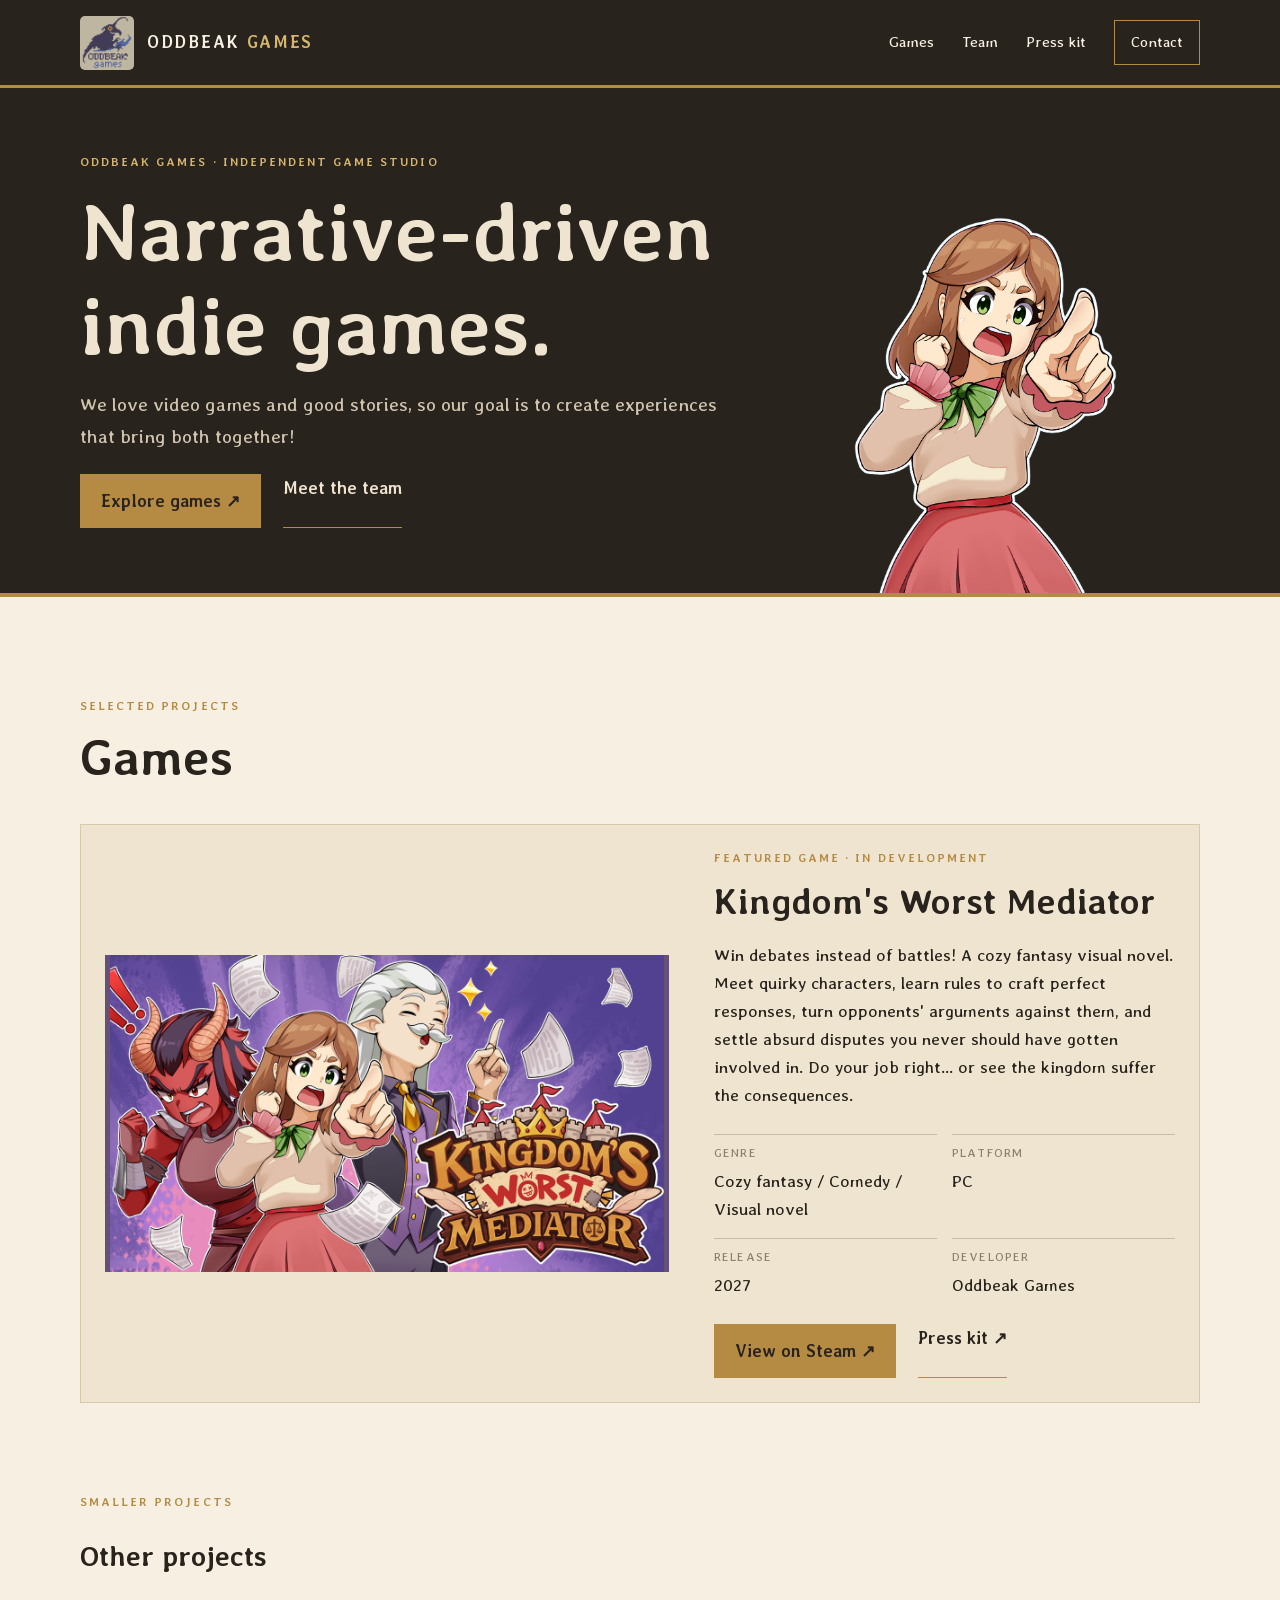
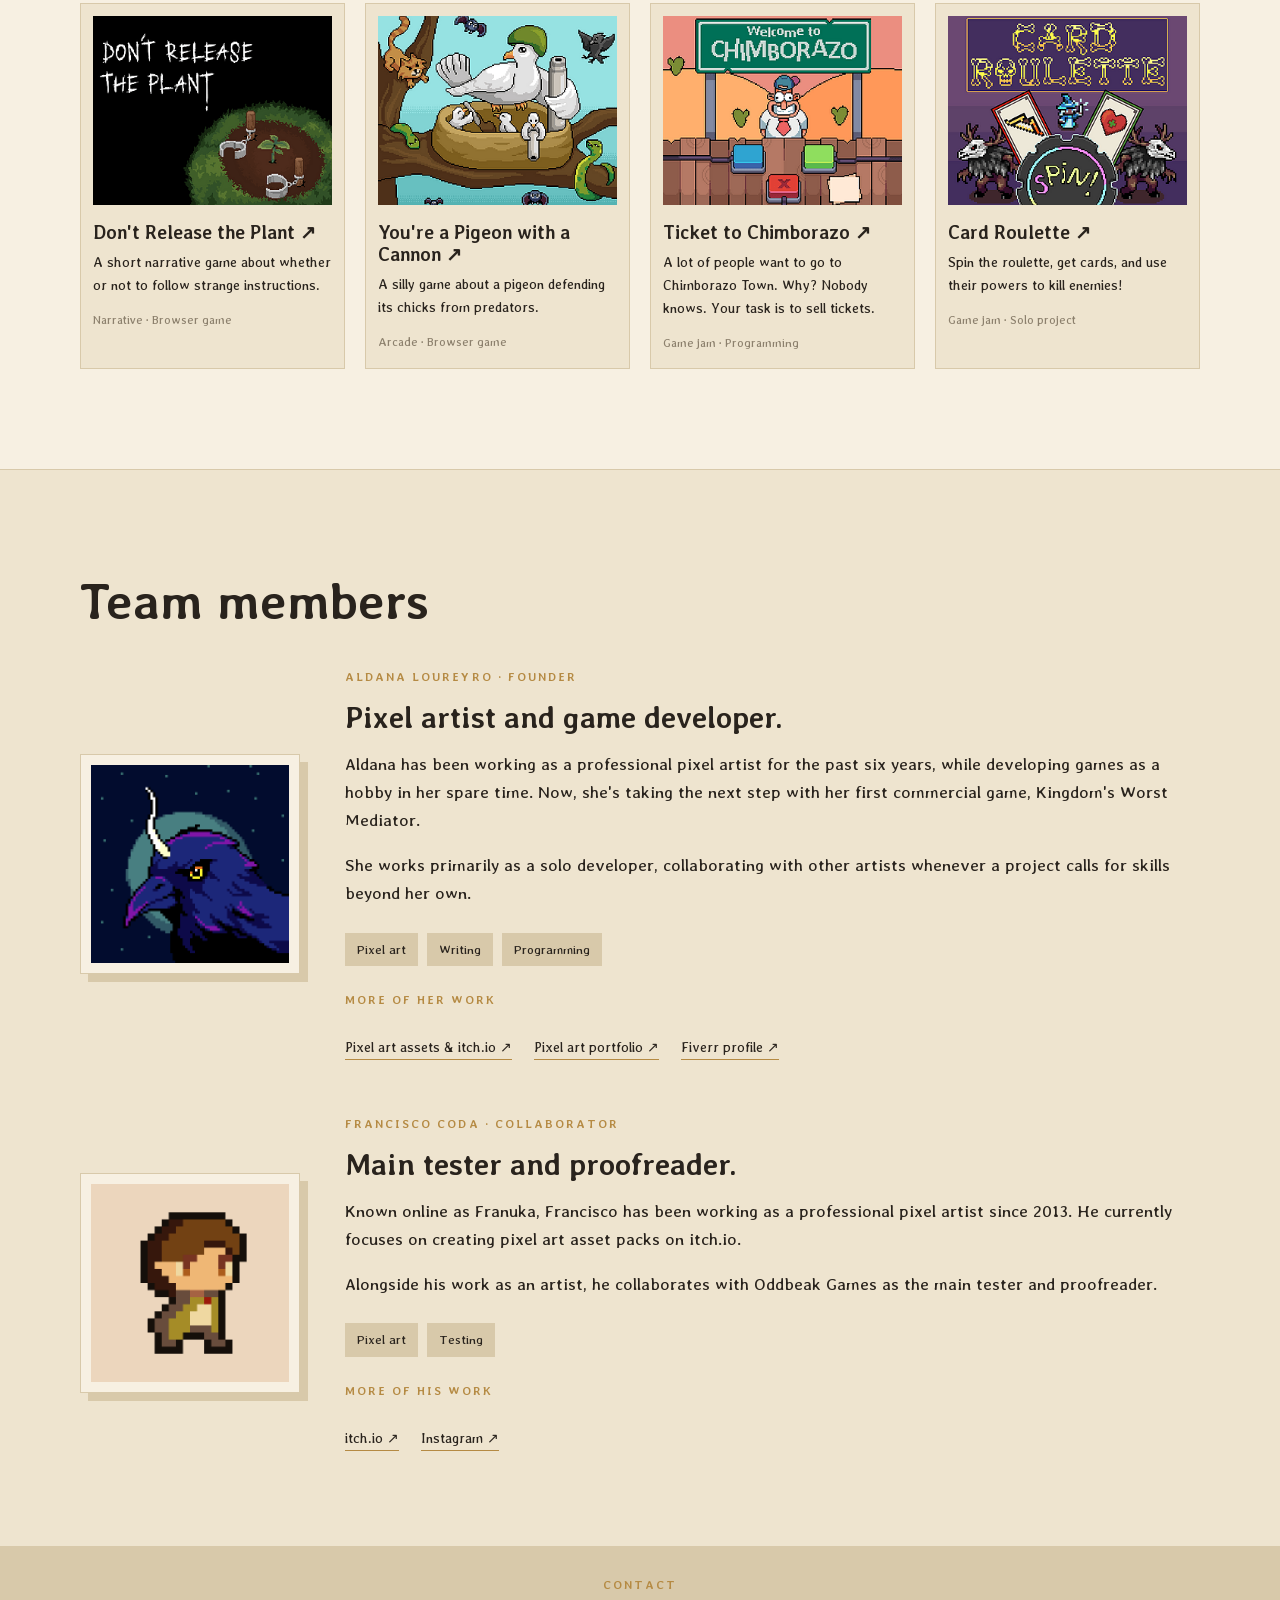
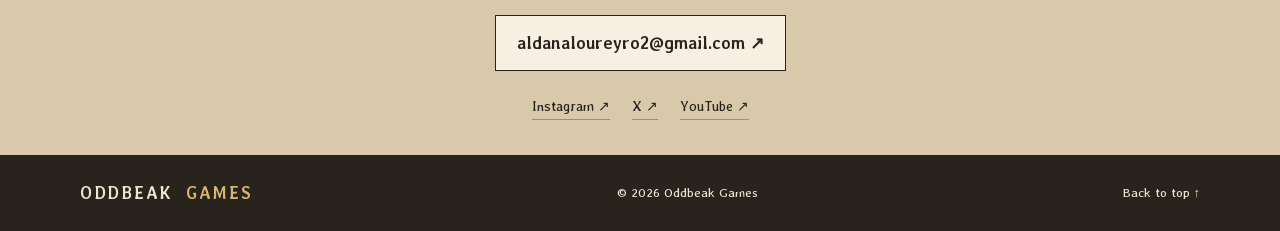
<file: index.html>
<!DOCTYPE html>
<html lang="en">
<head>
  <meta charset="UTF-8">
  <meta name="viewport" content="width=device-width, initial-scale=1">
  <meta name="description" content="Oddbeak Games — Narrative-driven indie games.">
  <meta name="theme-color" content="#29231d">
<link rel="icon" type="image/png" href="assets/favicon.png">
  <title>Oddbeak Games</title>

  <link rel="preconnect" href="https://fonts.googleapis.com">
  <link rel="preconnect" href="https://fonts.gstatic.com" crossorigin>
  <link href="https://fonts.googleapis.com/css2?family=Averia+Libre:wght@300;400;700&display=swap" rel="stylesheet">


<style>
    :root {
      --ink: #29231d;
      --ink-soft: #40362b;
      --paper: #eee4cf;
      --paper-light: #f7f0e2;
      --paper-dark: #d8c9aa;
      --gold: #b58a43;
      --gold-light: #d6b66f;
      --purple: #655078;
      --muted: #8c806d;
      --line: rgba(55,43,29,.22);
      --font: "Averia Libre", Georgia, serif;
    }

    * { box-sizing: border-box; }
    html { scroll-behavior: smooth; }

    body {
      margin: 0;
      background: var(--paper);
      color: var(--ink);
      font-family: var(--font);
      font-size: 17px;
      line-height: 1.65;
    }

    img { display: block; max-width: 100%; }
    a { color: inherit; text-decoration: none; }

    h1,h2,h3,h4 {
      line-height: 1.15;
      font-weight: 700;
    }

    h1 { font-size: clamp(48px, 7vw, 82px); }
    h2 { font-size: clamp(34px, 4vw, 50px); }
    h3 { font-size: 28px; }
    p { margin-top: 0; }

    .wrap {
      width: min(1120px, calc(100% - 48px));
      margin: auto;
    }

    .section { padding: 95px 0; }

    .eyebrow {
      color: var(--gold);
      font-size: 12px;
      font-weight: 700;
      letter-spacing: .17em;
      text-transform: uppercase;
    }

    /* HEADER */

    .site-header {
      position: relative;
      z-index: 5;
      display: flex;
      align-items: center;
      justify-content: space-between;
      min-height: 88px;
      padding: 12px max(24px, calc((100% - 1120px) / 2));
      background: var(--ink);
      color: var(--paper-light);
      border-bottom: 3px solid var(--gold);
    }

    .brand {
      display: flex;
      align-items: center;
      gap: 13px;
      font-size: 17px;
      font-weight: 700;
      letter-spacing: .1em;
    }

    .brand img {
      width: 54px;
      height: 54px;
      object-fit: contain;
      border-radius: 5px;
    }

    .brand b { color: var(--gold-light); }

    .nav {
      display: flex;
      align-items: center;
      gap: 28px;
      font-size: 15px;
    }

    .nav a:hover { color: var(--gold-light); }

    .nav-contact {
      padding: 9px 16px;
      border: 1px solid var(--gold);
    }

    .menu-toggle {
      display: none;
      padding: 8px 12px;
      border: 1px solid var(--gold);
      background: transparent;
      color: var(--paper);
      cursor: pointer;
    }

    /* INTRO */

    .hero {
      padding: 65px 0 0;
      background: var(--ink);
      color: var(--paper);
      border-bottom: 4px solid var(--gold);
    }

    .hero-inner {
      max-width: 1120px;
      display: grid;
      grid-template-columns: 1fr 0.65fr;
      align-items: stretch;
      gap: 30px;
    }

    .hero-content {
      align-self: center;
      padding-bottom: 65px;
    }

    .hero .eyebrow { color: var(--gold-light); }

    .hero h1 {
      max-width: 850px;
      margin: 12px 0 16px;
    }

    .hero-copy {
      max-width: 650px;
      color: #d0c4af;
      font-size: 19px;
    }

    .hero-actions {
      display: flex;
      flex-wrap: wrap;
      gap: 22px;
      margin-top: 22px;
    }

    .hero-character {
      display: flex;
      justify-content: center;
      align-items: flex-end;
      min-width: 0;
    }

    .hero-character img {
      display: block;
      width: 100%;
      max-width: 340px;
      max-height: 380px;
      object-fit: contain;
      object-position: center bottom;
    }

    .button {
      display: inline-block;
      padding: 13px 21px;
      font-weight: 700;
      transition: transform .2s, background .2s;
    }

    .button:hover { transform: translateY(-3px); }

    .button-primary {
      background: var(--gold);
      color: var(--ink);
    }

    .button-primary:hover { background: var(--gold-light); }

    .text-link {
      border-bottom: 1px solid var(--gold);
      font-weight: 700;
    }

    /* GAMES */

    .section-heading { margin-bottom: 38px; }

    .section-heading h2 { margin: 8px 0 12px; }

    .section-heading p:last-child { max-width: 650px; }

    .games-section {
      padding: 100px 0;
      background: var(--paper-light);
      border-bottom: 1px solid var(--paper-dark);
    }

    .featured-game {
      display: grid;
      grid-template-columns: 1.1fr .9fr;
      gap: 45px;
      align-items: center;
      padding: 24px;
      background: var(--paper);
      border: 1px solid var(--paper-dark);
    }

    .game-art {
      overflow: hidden;
      background: var(--purple);
    }

    .game-art img {
      width: 100%;
      aspect-ratio: 16/9;
      object-fit: contain;
    }

    .game-info h3 {
      font-size: 36px;
      margin: 8px 0 18px;
    }

    .game-facts {
      display: grid;
      grid-template-columns: 1fr 1fr;
      gap: 15px;
      margin: 25px 0;
    }

    .game-facts div {
      padding-top: 9px;
      border-top: 1px solid var(--line);
    }

    .game-facts dt {
      color: var(--muted);
      font-size: 12px;
      text-transform: uppercase;
      letter-spacing: .1em;
    }

    .game-facts dd { margin: 3px 0 0; }

    .past-games { margin-top: 90px; }

    .past-games h3 { margin-bottom: 30px; }

    .project-grid {
      display: grid;
      grid-template-columns: repeat(4, 1fr);
      gap: 20px;
    }

    .project-card {
      display: block;
      padding: 12px;
      background: var(--paper);
      border: 1px solid var(--paper-dark);
      transition: transform .2s, box-shadow .2s;
    }

    .project-card:hover {
      transform: translateY(-5px);
      box-shadow: 5px 5px 0 var(--paper-dark);
    }

    .project-card img {
      width: 100%;
      aspect-ratio: 315/250;
      object-fit: cover;
      margin-bottom: 17px;
    }

    .project-card h4 {
      margin: 0 0 7px;
      font-size: 19px;
    }

    .project-card p {
      margin-bottom: 7px;
      font-size: 14px;
    }

    .project-tag {
      color: var(--muted);
      font-size: 12px;
    }

    /* TEAM */

    .team-list {
      display: grid;
      gap: 55px;
    }

    .team-member {
      display: grid;
      grid-template-columns: 220px 1fr;
      align-items: center;
      gap: 45px;
    }

    .team-photo {
      width: 100%;
      max-width: 220px;
      padding: 10px;
      background: var(--paper-light);
      border: 1px solid var(--paper-dark);
      box-shadow: 8px 8px 0 var(--paper-dark);
    }

    .team-photo img {
      width: 100%;
      aspect-ratio: 1;
      object-fit: cover;
    }

    .team-copy h3 {
      font-size: 30px;
      margin: 8px 0 16px;
    }

    .skill-list {
      display: flex;
      flex-wrap: wrap;
      gap: 9px;
      margin: 25px 0;
    }

    .skill-list span {
      padding: 6px 12px;
      background: var(--paper-dark);
      font-size: 13px;
    }

    .profile-links {
      display: flex;
      flex-wrap: wrap;
      gap: 12px 22px;
      margin-top: 25px;
    }

    .profile-links a {
      border-bottom: 1px solid var(--gold);
      font-size: 14px;
    }

    /* CONTACT */

    .contact-section {
      padding: 30px 0 35px;
      background: var(--paper-dark);
      text-align: center;
    }

    .contact-inner {
      max-width: 700px;
      margin: auto;
    }

    .contact-inner h2 {
      font-size: clamp(28px, 4vw, 42px);
      margin: 8px 0 12px;
    }

    .button-light {
      margin: 8px 0 12px;
      background: var(--paper-light);
      border: 1px solid var(--ink);
    }

    .social-links {
      display: flex;
      justify-content: center;
      flex-wrap: wrap;
      gap: 22px;
      margin-top: 12px;
      font-size: 14px;
    }

    .social-links a { border-bottom: 1px solid var(--gold); }

    /* FOOTER */

    .site-footer {
      display: flex;
      align-items: center;
      justify-content: space-between;
      gap: 20px;
      padding: 24px max(24px, calc((100% - 1120px) / 2));
      background: var(--ink);
      color: var(--paper);
      font-size: 13px;
    }

    /* TABLET */

    @media (max-width: 850px) {
      .nav { gap: 15px; font-size: 13px; }

      .project-grid { grid-template-columns: repeat(2, 1fr); }

      .featured-game { gap: 25px; }

      .team-member {
        grid-template-columns: 180px 1fr;
        gap: 30px;
      }

      .team-photo { max-width: 180px; }

      .hero-inner {
        grid-template-columns: 1fr 0.6fr;
        gap: 20px;
      }

      .hero-character img {
        max-height: 330px;
      }
    }

    /* MOBILE */

    @media (max-width: 650px) {
      .wrap { width: min(100% - 36px, 520px); }

      .section, .games-section { padding: 70px 0; }

      .site-header {
        min-height: 75px;
        padding: 10px 18px;
      }

      .brand { font-size: 14px; }

      .brand img {
        width: 44px;
        height: 44px;
      }

      .menu-toggle { display: block; }

      .nav {
        display: none;
        position: absolute;
        top: 100%;
        right: 0;
        left: 0;
        flex-direction: column;
        align-items: stretch;
        gap: 0;
        padding: 10px 20px 20px;
        background: var(--ink);
        border-bottom: 2px solid var(--gold);
      }

      .nav.open { display: flex; }

      .nav a { padding: 12px 5px; }

      .nav-contact { border: 0; }

      .hero {
        padding: 50px 0 0;
      }

      .hero-inner {
        grid-template-columns: 1fr;
        text-align: center;
        gap: 25px;
      }

      .hero-content {
        padding-bottom: 0;
      }

      .hero h1 { font-size: 48px; }

      .hero-actions { justify-content: center; }

      .hero-character img {
        max-width: 220px;
        max-height: 260px;
      }

      .featured-game {
        grid-template-columns: 1fr;
        gap: 30px;
      }

      .project-grid {
        grid-template-columns: 1fr 1fr;
        gap: 12px;
      }

      .project-card { padding: 9px; }

      .project-card h4 { font-size: 17px; }

      .team-member {
        grid-template-columns: 130px 1fr;
        gap: 24px;
        align-items: start;
      }

      .team-photo { max-width: 130px; }

      .team-copy h3 { font-size: 25px; }

      .site-footer {
        flex-direction: column;
        text-align: center;
      }
    }

    @media (max-width: 390px) {
      .project-grid { grid-template-columns: 1fr; }

      .team-member {
        grid-template-columns: 1fr;
        gap: 25px;
      }

      .team-photo {
        max-width: 160px;
      }
    }
</style>

</head>

<body>
  <header class="site-header">
    <a class="brand" href="#top">
      <img src="assets/oddbeak-logo.png" alt="Oddbeak Games logo">
      <span>ODDBEAK <b>GAMES</b></span>
    </a>

    <button class="menu-toggle" aria-label="Open navigation" aria-expanded="false">☰</button>

    <nav class="nav">
      <a href="#games">Games</a>
      <a href="#founder">Team</a>
      <a href="press-kit.html">Press kit</a>
      <a href="#contact" class="nav-contact">Contact</a>
    </nav>
  </header>

  <main id="top">

    <!-- STUDIO INTRO -->
<section class="hero">
  <div class="wrap hero-inner">
    <div class="hero-content">
      <p class="eyebrow">ODDBEAK GAMES · INDEPENDENT GAME STUDIO</p>
      <h1>Narrative-driven indie games.</h1>
      <p class="hero-copy">We love video games and good stories, so our goal is to create experiences that bring both together!</p>
      <div class="hero-actions">
        <a class="button button-primary" href="#games">Explore games ↗</a>
        <a class="text-link" href="#founder">Meet the team</a>
      </div>
    </div>

    <div class="hero-character">
      <img src="assets/siri.png" alt="Siri, from Kingdom's Worst Mediator">
    </div>
  </div>
</section>

    <!-- GAMES -->
    <section class="games-section" id="games">
      <div class="wrap">
        <div class="section-heading">
          <p class="eyebrow">SELECTED PROJECTS</p>
          <h2>Games</h2>
          
        </div>

        <article class="featured-game">
          <div class="game-art">
            <img src="assets/kwm/main.png" alt="Kingdom's Worst Mediator Steam capsule">
          </div>

          <div class="game-info">
            <p class="eyebrow">FEATURED GAME · IN DEVELOPMENT</p>
            <h3>Kingdom's Worst Mediator</h3>
            <p>Win debates instead of battles! A cozy fantasy visual novel. Meet quirky characters, learn rules to craft perfect responses, turn opponents' arguments against them, and settle absurd disputes you never should have gotten involved in. Do your job right... or see the kingdom suffer the consequences.</p>

            <dl class="game-facts">
              <div><dt>Genre</dt><dd>Cozy fantasy / Comedy / Visual novel</dd></div>
              <div><dt>Platform</dt><dd>PC</dd></div>
              <div><dt>Release</dt><dd>2027</dd></div>
              <div><dt>Developer</dt><dd>Oddbeak Games</dd></div>
            </dl>

            <div class="hero-actions">
              <a class="button button-primary" href="https://store.steampowered.com/app/5523080/Kingdoms_Worst_Mediator/" target="_blank" rel="noopener">View on Steam ↗</a>
              <a class="text-link" href="press-kit.html">Press kit ↗</a>
            </div>
          </div>
        </article>

        <div class="past-games">
          <p class="eyebrow">SMALLER PROJECTS</p>
          <h3>Other projects</h3>

          <div class="project-grid">

            <a class="project-card" href="https://akari21.itch.io/plant" target="_blank" rel="noopener">
              <img src="assets/games/dontreleasetheplant.png" alt="Don't Release the Plant">
              <h4>Don't Release the Plant ↗</h4>
              <p>A short narrative game about whether or not to follow strange instructions.</p>
              <span class="project-tag">Narrative · Browser game</span>
            </a>

            <a class="project-card" href="https://akari21.itch.io/pigeon" target="_blank" rel="noopener">
              <img src="assets/games/youreapigeonwithacannon.png" alt="You're a Pigeon with a Cannon">
              <h4>You're a Pigeon with a Cannon ↗</h4>
              <p>A silly game about a pigeon defending its chicks from predators.</p>
              <span class="project-tag">Arcade · Browser game</span>
            </a>

            <a class="project-card" href="https://akari21.itch.io/ticket-to-chimborazo" target="_blank" rel="noopener">
              <img src="assets/games/tickettochimborazo.png" alt="Ticket to Chimborazo">
              <h4>Ticket to Chimborazo ↗</h4>
              <p>A lot of people want to go to Chimborazo Town. Why? Nobody knows. Your task is to sell tickets.</p>
              <span class="project-tag">Game jam · Programming</span>
            </a>

            <a class="project-card" href="https://akari21.itch.io/card-roulette" target="_blank" rel="noopener">
              <img src="assets/games/cardroulette.png" alt="Card Roulette">
              <h4>Card Roulette ↗</h4>
              <p>Spin the roulette, get cards, and use their powers to kill enemies!</p>
              <span class="project-tag">Game jam · Solo project</span>
            </a>

          </div>
        </div>
      </div>
    </section>

    <!-- TEAM -->
    <section class="section wrap" id="founder">
      <div class="section-heading">
        <h2>Team members</h2>
      </div>

      <div class="team-list">

        <!-- ALDANA -->
        <article class="team-member">
          <div class="team-photo">
            <img src="assets/avatar.png" alt="Aldana, founder of Oddbeak Games">
          </div>

          <div class="team-copy">
            <p class="eyebrow">ALDANA LOUREYRO · FOUNDER</p>
            <h3>Pixel artist and game developer.</h3>

            <p>Aldana has been working as a professional pixel artist for the past six years, while developing games as a hobby in her spare time. Now, she's taking the next step with her first commercial game, Kingdom's Worst Mediator.</p>

            <p>She works primarily as a solo developer, collaborating with other artists whenever a project calls for skills beyond her own.</p>

            <div class="skill-list">
              <span>Pixel art</span>
              <span>Writing</span>
              <span>Programming</span>
            </div>

            <p class="eyebrow">MORE OF HER WORK</p>
            <div class="profile-links">
              <a href="https://akari21.itch.io/" target="_blank" rel="noopener">Pixel art assets & itch.io ↗</a>
              <a href="https://pixeljoint.com/forum/forum_posts.asp?TID=26942" target="_blank" rel="noopener">Pixel art portfolio ↗</a>
              <a href="https://es.fiverr.com/users/akari21" target="_blank" rel="noopener">Fiverr profile ↗</a>
            </div>
          </div>
        </article>

        <!-- FRAN -->
        <article class="team-member">
          <div class="team-photo">
            <img src="assets/avatar-fran.png" alt="Fran, Oddbeak Games collaborator">
          </div>

          <div class="team-copy">
            <p class="eyebrow">FRANCISCO CODA · COLLABORATOR</p>
            <h3>Main tester and proofreader.</h3>

            <p>Known online as Franuka, Francisco has been working as a professional pixel artist since 2013. He
		currently focuses on creating pixel art asset packs on itch.io.</p>

		<p>Alongside his work as an artist, he collaborates with Oddbeak Games as the main tester and 				proofreader.</p>

            <div class="skill-list">
              <span>Pixel art</span>
              <span>Testing</span>
            </div>

            <p class="eyebrow">MORE OF HIS WORK</p>
            <div class="profile-links">
              <a href="https://franuka.itch.io/" target="_blank" rel="noopener">itch.io ↗</a>
              <a href="https://www.instagram.com/franuka.art/" target="_blank" rel="noopener">Instagram ↗</a>
            </div>
          </div>
        </article>
      </div>
    </section>

    <!-- CONTACT -->
    <section class="contact-section" id="contact">
      <div class="wrap contact-inner">
        <p class="eyebrow">CONTACT</p>


        <a class="button button-light" href="aldanaloureyro2@gmail.com">
          aldanaloureyro2@gmail.com ↗
        </a>

        <div class="social-links">
          <a href="https://www.instagram.com/al.loureyro/" target="_blank" rel="noopener">Instagram ↗</a>
          <a href="https://x.com/oddbeackgames" target="_blank" rel="noopener">X ↗</a>
          <a href="https://www.youtube.com/@oddbeakgames" target="_blank" rel="noopener">YouTube ↗</a>
        </div>
      </div>
    </section>

  </main>

  <footer class="site-footer">
    <a class="brand" href="#top">ODDBEAK <b>GAMES</b></a>
    <span>© <span id="year"></span> Oddbeak Games</span>
    <a href="#top">Back to top ↑</a>
  </footer>

  <script>
    document.getElementById("year").textContent = new Date().getFullYear();

    const menuButton = document.querySelector(".menu-toggle");
    const nav = document.querySelector(".nav");

    menuButton.addEventListener("click", () => {
      const isOpen = nav.classList.toggle("open");
      menuButton.setAttribute("aria-expanded", isOpen);
      menuButton.textContent = isOpen ? "✕" : "☰";
    });

    nav.querySelectorAll("a").forEach(link => {
      link.addEventListener("click", () => {
        nav.classList.remove("open");
        menuButton.setAttribute("aria-expanded", "false");
        menuButton.textContent = "☰";
      });
    });
  </script>
</body>
</html>
</file>
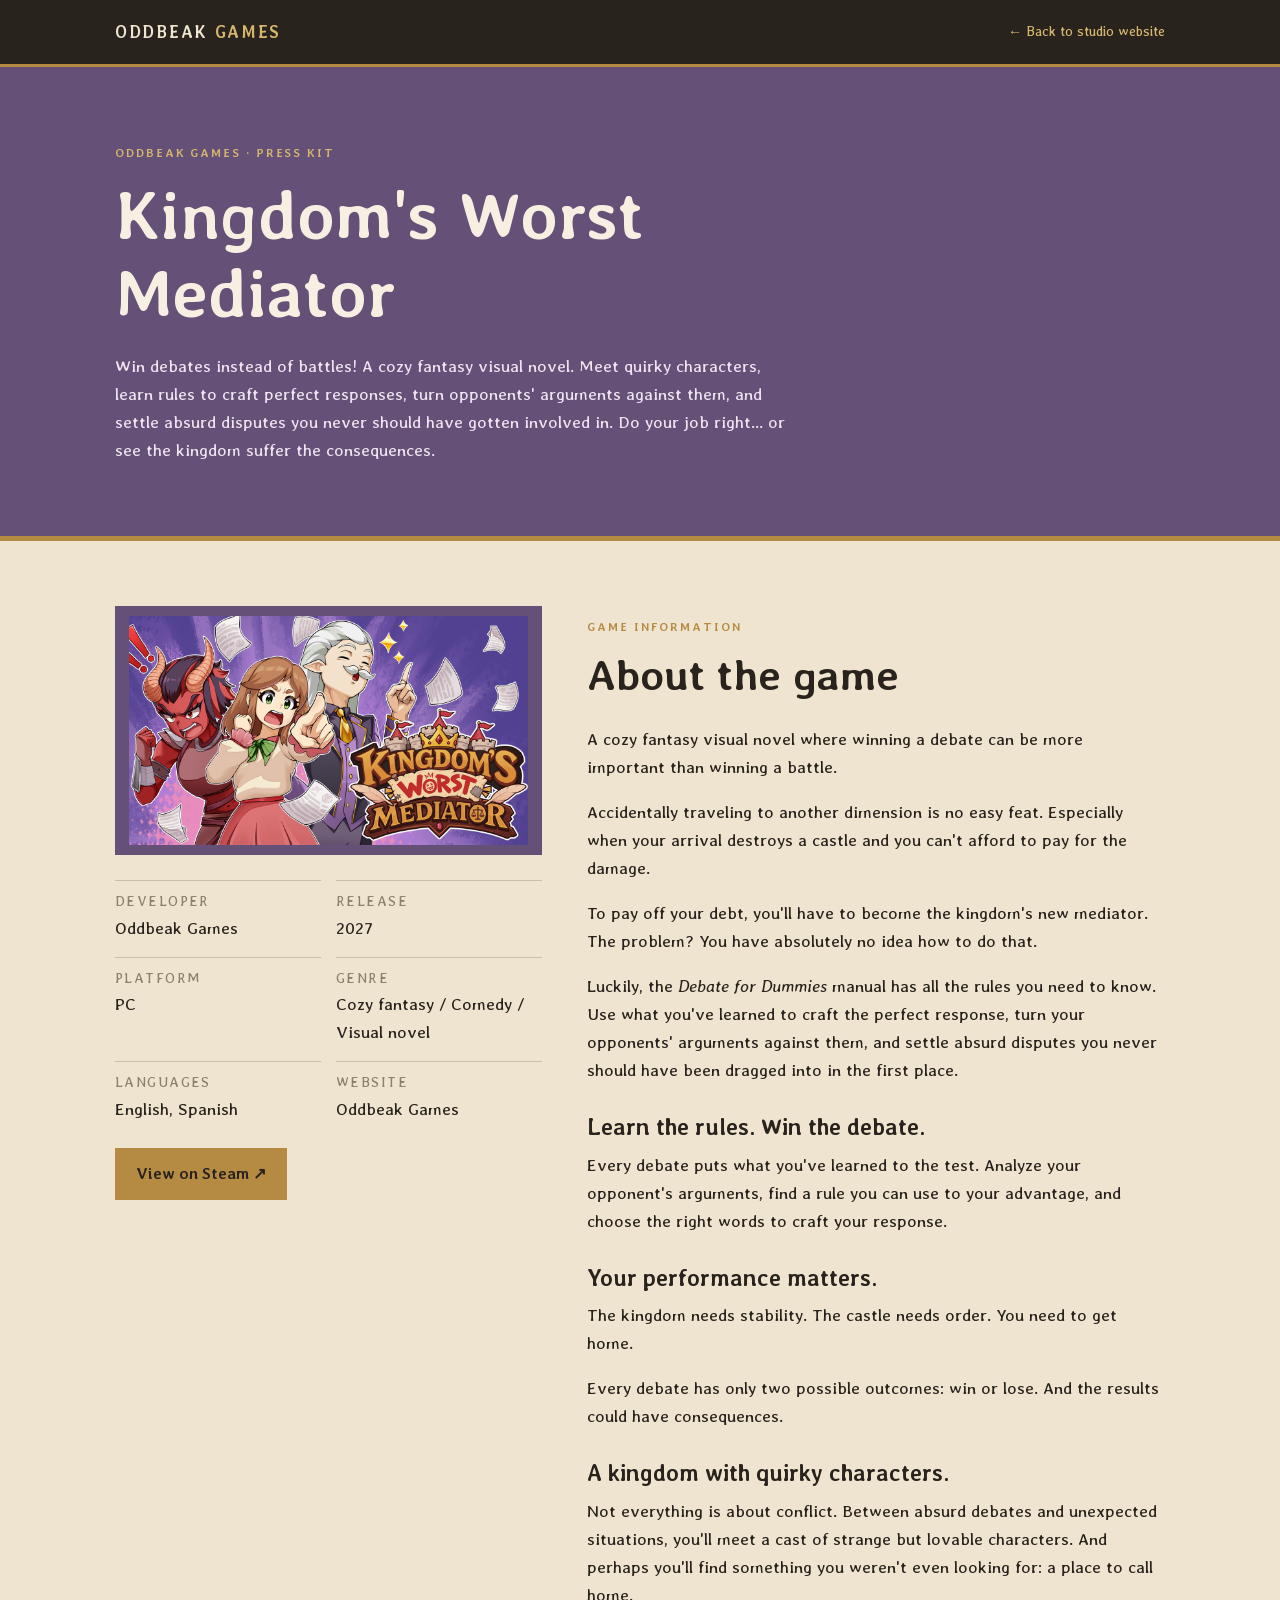
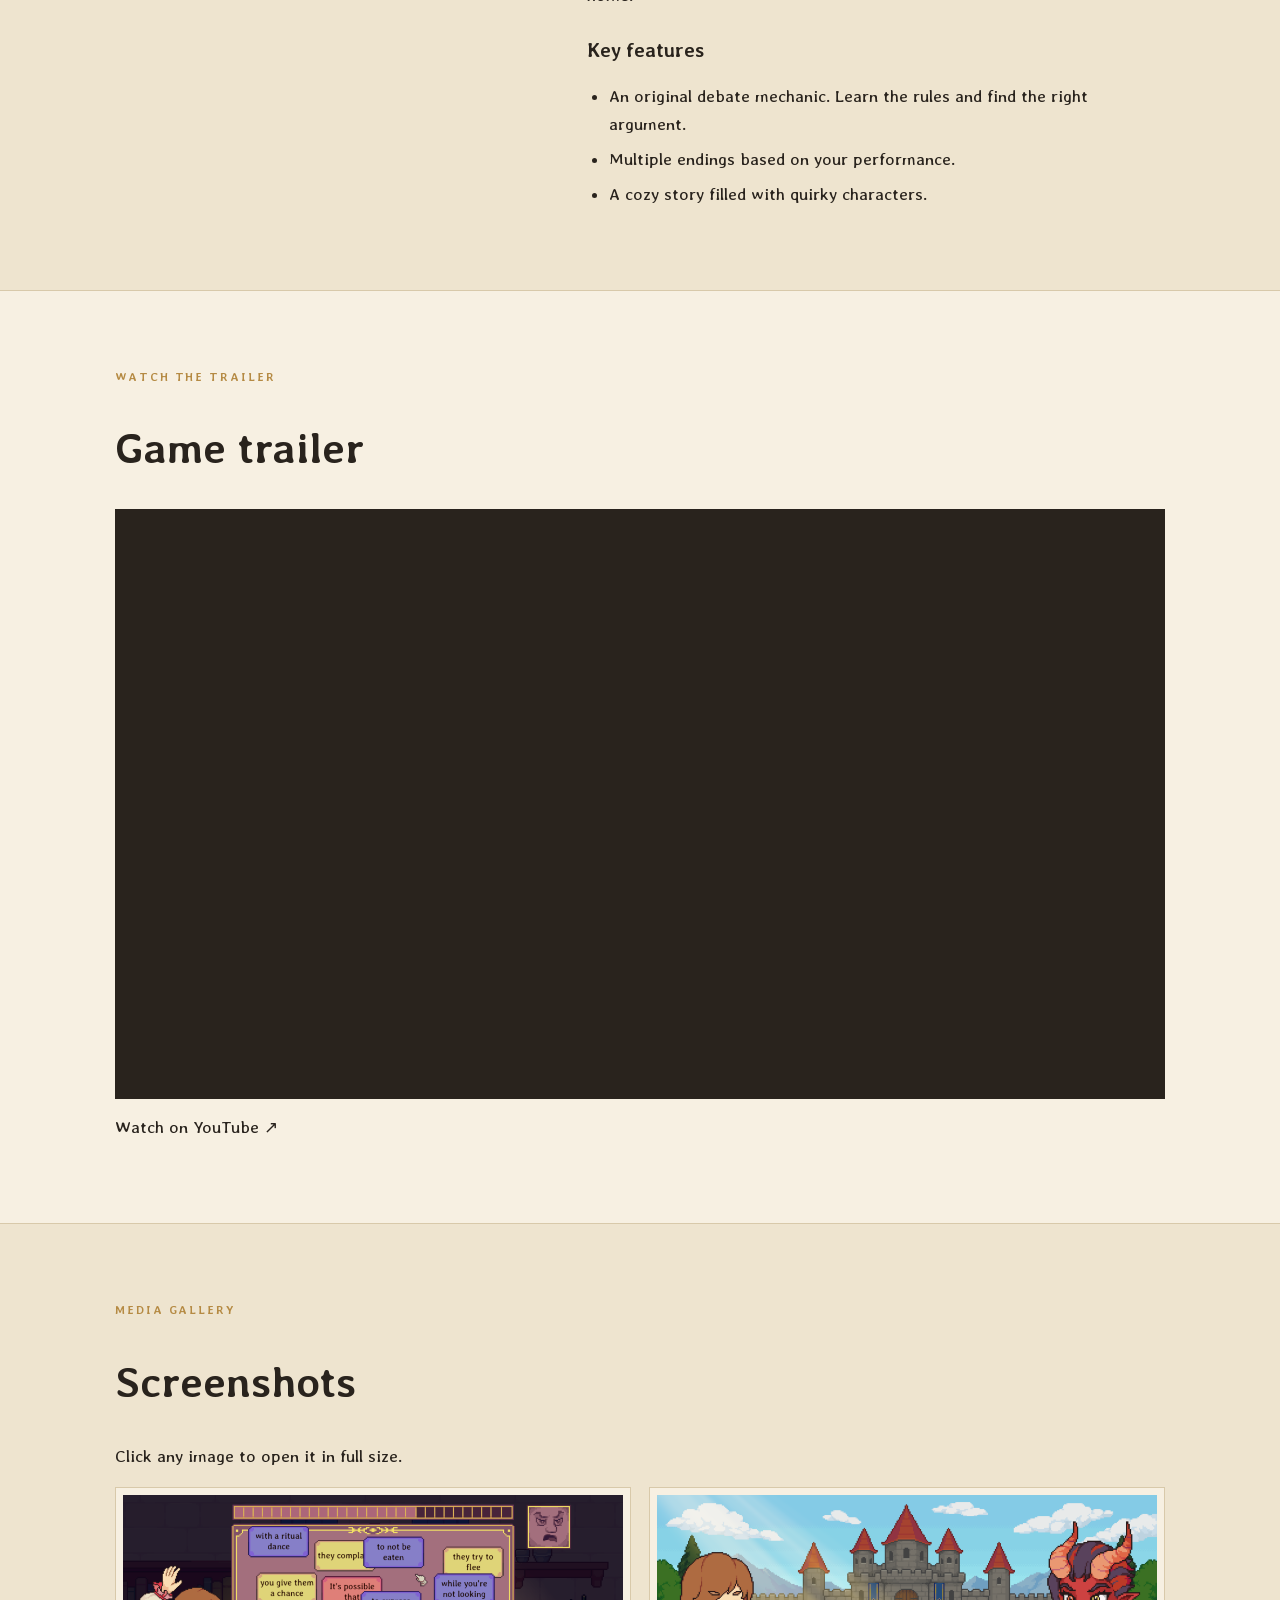
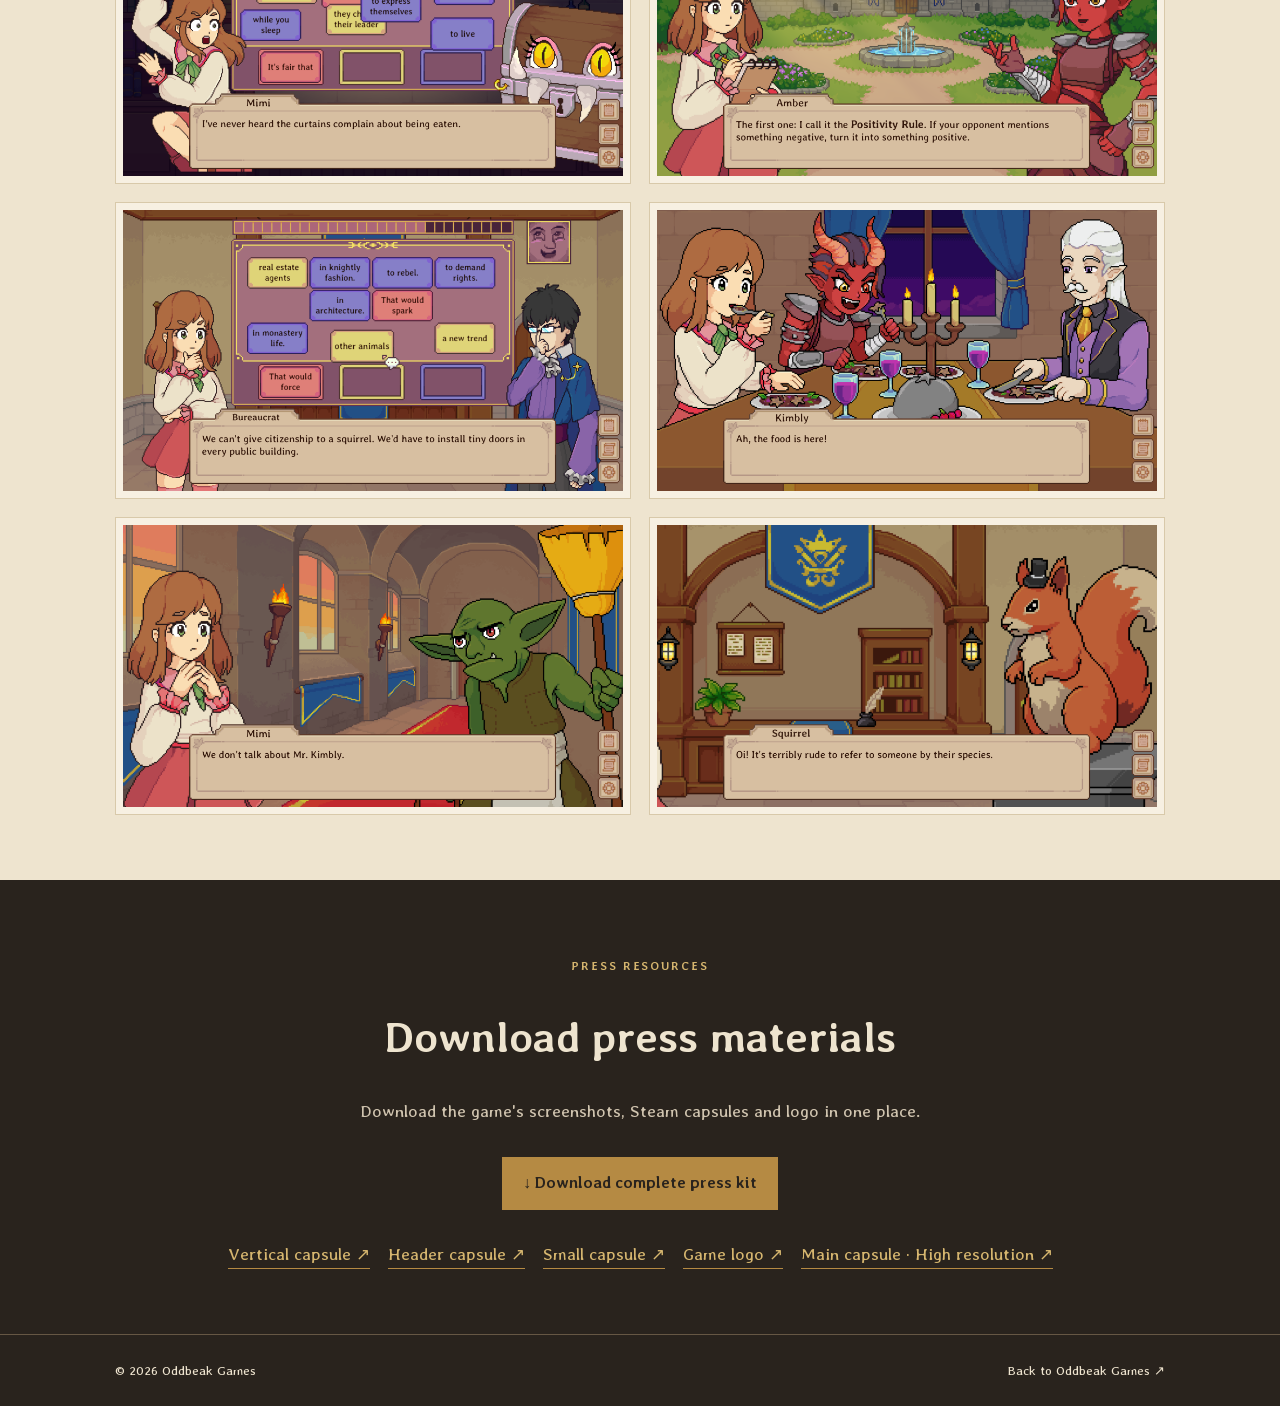
<file: press-kit.html>
<!DOCTYPE html>
<html lang="en">
<head>
  <meta charset="UTF-8">
  <meta name="viewport" content="width=device-width, initial-scale=1">
  <meta name="theme-color" content="#29231d">
<link rel="icon" type="image/png" href="assets/favicon.png">
  <title>Kingdom's Worst Mediator — Press Kit</title>

  <link rel="preconnect" href="https://fonts.googleapis.com">
  <link rel="preconnect" href="https://fonts.gstatic.com" crossorigin>
  <link href="https://fonts.googleapis.com/css2?family=Averia+Libre:wght@300;400;700&display=swap" rel="stylesheet">

  <style>
    :root {
      --ink: #29231d;
      --paper: #eee4cf;
      --paper-light: #f7f0e2;
      --paper-dark: #d8c9aa;
      --gold: #b58a43;
      --gold-light: #d6b66f;
      --purple: #655078;
      --muted: #8c806d;
      --font: "Averia Libre", Georgia, serif;
    }

    * { box-sizing: border-box; }
    html { scroll-behavior: smooth; }
    body {
      margin: 0;
      background: var(--paper);
      color: var(--ink);
      font-family: var(--font);
      font-size: 17px;
      line-height: 1.65;
    }

    a { color: inherit; text-decoration: none; }
    img { max-width: 100%; display: block; }
    h1,h2,h3 { line-height: 1.15; }
    h1 { font-size: clamp(42px, 6vw, 68px); }
    h2 { font-size: clamp(30px, 4vw, 43px); }

    .wrap { width: min(1050px, calc(100% - 40px)); margin: auto; }
    .eyebrow {
      color: var(--gold);
      font-size: 12px;
      font-weight: 700;
      letter-spacing: .16em;
      text-transform: uppercase;
    }

    header {
      padding: 18px 0;
      background: var(--ink);
      color: var(--paper);
      border-bottom: 3px solid var(--gold);
    }

    .header-inner { display: flex; justify-content: space-between; align-items: center; gap: 20px; }
    .brand { font-weight: 700; letter-spacing: .1em; }
    .brand b { color: var(--gold-light); }
    header a:last-child { color: var(--gold-light); font-size: 14px; }

    .hero {
      padding: 65px 0 55px;
      background: var(--purple);
      color: var(--paper-light);
      border-bottom: 5px solid var(--gold);
    }

    .hero .eyebrow { color: var(--gold-light); }
    .hero h1 { max-width: 800px; margin: 12px 0 20px; }
    .hero p:last-child { max-width: 680px; color: #eee3f0; }

    main section { padding: 65px 0; }

    .game-overview {
      display: grid;
      grid-template-columns: .85fr 1.15fr;
      align-items: start;
      gap: 45px;
    }

    .game-sidebar {
      display: flex;
      flex-direction: column;
      gap: 25px;
    }

    .capsule {
      background: var(--purple);
      padding: 10px;
    }

    .capsule img { width: 100%; aspect-ratio: 16/9; object-fit: contain; }

    .details {
      display: grid;
      grid-template-columns: 1fr 1fr;
      gap: 15px;
    }

    .details div { padding-top: 9px; border-top: 1px solid rgba(55,43,29,.2); }
    .details small { display: block; color: var(--muted); text-transform: uppercase; letter-spacing: .1em; }
    .details strong { font-weight: 400; }

    .game-description h2 {
      margin-top: 10px;
      margin-bottom: 25px;
    }

    .description-section {
      margin-top: 30px;
    }

    .description-section h3 {
      font-size: 23px;
      margin-bottom: 10px;
    }

    .description-section p {
      margin-top: 0;
    }

    .key-features {
      margin-top: 30px;
    }

    .key-features ul {
      padding-left: 22px;
      margin-top: 10px;
    }

    .key-features li {
      margin-bottom: 7px;
    }

    .button {
      display: inline-block;
      padding: 13px 21px;
      background: var(--ink);
      color: var(--paper-light);
      font-weight: 700;
      border: 0;
      cursor: pointer;
      font-family: inherit;
      font-size: 16px;
      transition: transform .2s, background .2s;
    }

    .button:hover { transform: translateY(-3px); background: var(--purple); }
    .button-gold { background: var(--gold); color: var(--ink); }
    .button-gold:hover { background: var(--gold-light); }

    .trailer-section {
      background: var(--paper-light);
      border-top: 1px solid var(--paper-dark);
      border-bottom: 1px solid var(--paper-dark);
    }

    .video {
      position: relative;
      width: 100%;
      aspect-ratio: 16/9;
      background: var(--ink);
    }

    .video iframe { position: absolute; inset: 0; width: 100%; height: 100%; border: 0; }

    .screenshots {
      display: grid;
      grid-template-columns: repeat(2, 1fr);
      gap: 18px;
    }

    .screenshots a {
      display: block;
      padding: 7px;
      background: var(--paper-light);
      border: 1px solid var(--paper-dark);
    }

    .screenshots img { width: 100%; aspect-ratio: 16/9; object-fit: cover; }
    .screenshots a:hover { outline: 2px solid var(--gold); }

    .downloads {
      background: var(--ink);
      color: var(--paper);
      text-align: center;
    }

    .downloads .eyebrow { color: var(--gold-light); }
    .downloads p { color: #d0c4af; }
    .downloads .button { margin-top: 15px; }

    .extra-assets {
      display: flex;
      flex-wrap: wrap;
      justify-content: center;
      gap: 18px;
      margin-top: 30px;
    }

    .extra-assets a { color: var(--gold-light); border-bottom: 1px solid var(--gold); }

    footer {
      padding: 25px 0;
      background: var(--ink);
      color: var(--paper);
      border-top: 1px solid #665744;
      font-size: 13px;
    }

    footer .wrap { display: flex; justify-content: space-between; gap: 20px; }

    @media (max-width: 650px) {
      .game-overview { grid-template-columns: 1fr; }
      .screenshots { grid-template-columns: 1fr; }
      .hero { padding: 50px 0; }
      main section { padding: 50px 0; }
      footer .wrap { flex-direction: column; text-align: center; }
    }
  </style>
</head>

<body>
  <header>
    <div class="wrap header-inner">
      <a class="brand" href="index.html">ODDBEAK <b>GAMES</b></a>
      <a href="index.html">← Back to studio website</a>
    </div>
  </header>

  <section class="hero">
    <div class="wrap">
      <p class="eyebrow">ODDBEAK GAMES · PRESS KIT</p>
      <h1>Kingdom's Worst Mediator</h1>
      <p>Win debates instead of battles! A cozy fantasy visual novel. Meet quirky characters, learn rules to craft perfect responses, turn opponents' arguments against them, and settle absurd disputes you never should have gotten involved in. Do your job right... or see the kingdom suffer the consequences.</p>
    </div>
  </section>

  <main>
    <section>
      <div class="wrap game-overview">

        <div class="game-sidebar">
          <div class="capsule">
            <img src="assets/kwm/main.png" alt="Kingdom's Worst Mediator">
          </div>

          <div class="details">
            <div><small>Developer</small><strong>Oddbeak Games</strong></div>
            <div><small>Release</small><strong>2027</strong></div>
            <div><small>Platform</small><strong>PC</strong></div>
            <div><small>Genre</small><strong>Cozy fantasy / Comedy / Visual novel</strong></div>
            <div><small>Languages</small><strong>English, Spanish</strong></div>
            <div><small>Website</small><strong><a href="index.html">Oddbeak Games</a></strong></div>
          </div>

          <p style="margin-top:0">
            <a class="button button-gold" href="https://store.steampowered.com/app/5523080/Kingdoms_Worst_Mediator/" target="_blank" rel="noopener">View on Steam ↗</a>
          </p>
        </div>

        <div class="game-description">
          <p class="eyebrow">GAME INFORMATION</p>
          <h2>About the game</h2>

          <p>A cozy fantasy visual novel where winning a debate can be more important than winning a battle.</p>

          <p>Accidentally traveling to another dimension is no easy feat. Especially when your arrival destroys a castle and you can't afford to pay for the damage.</p>

          <p>To pay off your debt, you'll have to become the kingdom's new mediator. The problem? You have absolutely no idea how to do that.</p>

          <p>Luckily, the <em>Debate for Dummies</em> manual has all the rules you need to know. Use what you've learned to craft the perfect response, turn your opponents' arguments against them, and settle absurd disputes you never should have been dragged into in the first place.</p>

          <div class="description-section">
            <h3>Learn the rules. Win the debate.</h3>
            <p>Every debate puts what you've learned to the test. Analyze your opponent's arguments, find a rule you can use to your advantage, and choose the right words to craft your response.</p>
          </div>

          <div class="description-section">
            <h3>Your performance matters.</h3>
            <p>The kingdom needs stability. The castle needs order. You need to get home.</p>
            <p>Every debate has only two possible outcomes: win or lose. And the results could have consequences.</p>
          </div>

          <div class="description-section">
            <h3>A kingdom with quirky characters.</h3>
            <p>Not everything is about conflict. Between absurd debates and unexpected situations, you'll meet a cast of strange but lovable characters. And perhaps you'll find something you weren't even looking for: a place to call home.</p>
          </div>

          <div class="key-features">
            <h3>Key features</h3>
            <ul>
              <li>An original debate mechanic. Learn the rules and find the right argument.</li>
              <li>Multiple endings based on your performance.</li>
              <li>A cozy story filled with quirky characters.</li>
            </ul>
          </div>
        </div>

      </div>
    </section>

    <section class="trailer-section">
      <div class="wrap">
        <p class="eyebrow">WATCH THE TRAILER</p>
        <h2>Game trailer</h2>

        <div class="video">
          <iframe
            src="https://www.youtube.com/embed/5zl0-mp3cdY"
            title="Kingdom's Worst Mediator trailer"
            allow="accelerometer; autoplay; clipboard-write; encrypted-media; gyroscope; picture-in-picture; web-share"
            referrerpolicy="strict-origin-when-cross-origin"
            allowfullscreen>
          </iframe>
        </div>

        <p style="margin-top:14px">
          <a class="text-link" href="https://www.youtube.com/watch?v=5zl0-mp3cdY" target="_blank" rel="noopener">Watch on YouTube ↗</a>
        </p>
      </div>
    </section>

    <section>
      <div class="wrap">
        <p class="eyebrow">MEDIA GALLERY</p>
        <h2>Screenshots</h2>
        <p>Click any image to open it in full size.</p>

        <div class="screenshots">
          <a href="assets/kwm/screenshots/1.png" target="_blank"><img src="assets/kwm/screenshots/1.png" alt="Screenshot 1"></a>
          <a href="assets/kwm/screenshots/2.png" target="_blank"><img src="assets/kwm/screenshots/2.png" alt="Screenshot 2"></a>
          <a href="assets/kwm/screenshots/3.png" target="_blank"><img src="assets/kwm/screenshots/3.png" alt="Screenshot 3"></a>
          <a href="assets/kwm/screenshots/4.png" target="_blank"><img src="assets/kwm/screenshots/4.png" alt="Screenshot 4"></a>
          <a href="assets/kwm/screenshots/5.png" target="_blank"><img src="assets/kwm/screenshots/5.png" alt="Screenshot 5"></a>
          <a href="assets/kwm/screenshots/6.png" target="_blank"><img src="assets/kwm/screenshots/6.png" alt="Screenshot 6"></a>
        </div>
      </div>
    </section>

    <section class="downloads">
      <div class="wrap">
        <p class="eyebrow">PRESS RESOURCES</p>
        <h2>Download press materials</h2>
        <p>Download the game's screenshots, Steam capsules and logo in one place.</p>

        <a
          class="button button-gold"
          href="https://drive.google.com/drive/folders/1Lp4wLRFmmsTfoYeeK54Knrsg_4D2hKsU?usp=sharing"
          target="_blank"
          rel="noopener">
          ↓ Download complete press kit
        </a>

        <div class="extra-assets">
          <a href="assets/kwm/vertical.png" target="_blank">Vertical capsule ↗</a>
          <a href="assets/kwm/header.png" target="_blank">Header capsule ↗</a>
          <a href="assets/kwm/small.png" target="_blank">Small capsule ↗</a>
          <a href="assets/kwm/logo.png" target="_blank">Game logo ↗</a>
          <a href="assets/kwm/main(big).png" target="_blank">Main capsule · High resolution ↗</a>
        </div>
      </div>
    </section>
  </main>

  <footer>
    <div class="wrap">
      <span>© <span id="year"></span> Oddbeak Games</span>
      <a href="index.html">Back to Oddbeak Games ↗</a>
    </div>
  </footer>

  <script>
    document.getElementById("year").textContent = new Date().getFullYear();
  </script>

</body>
</html>
</file>
